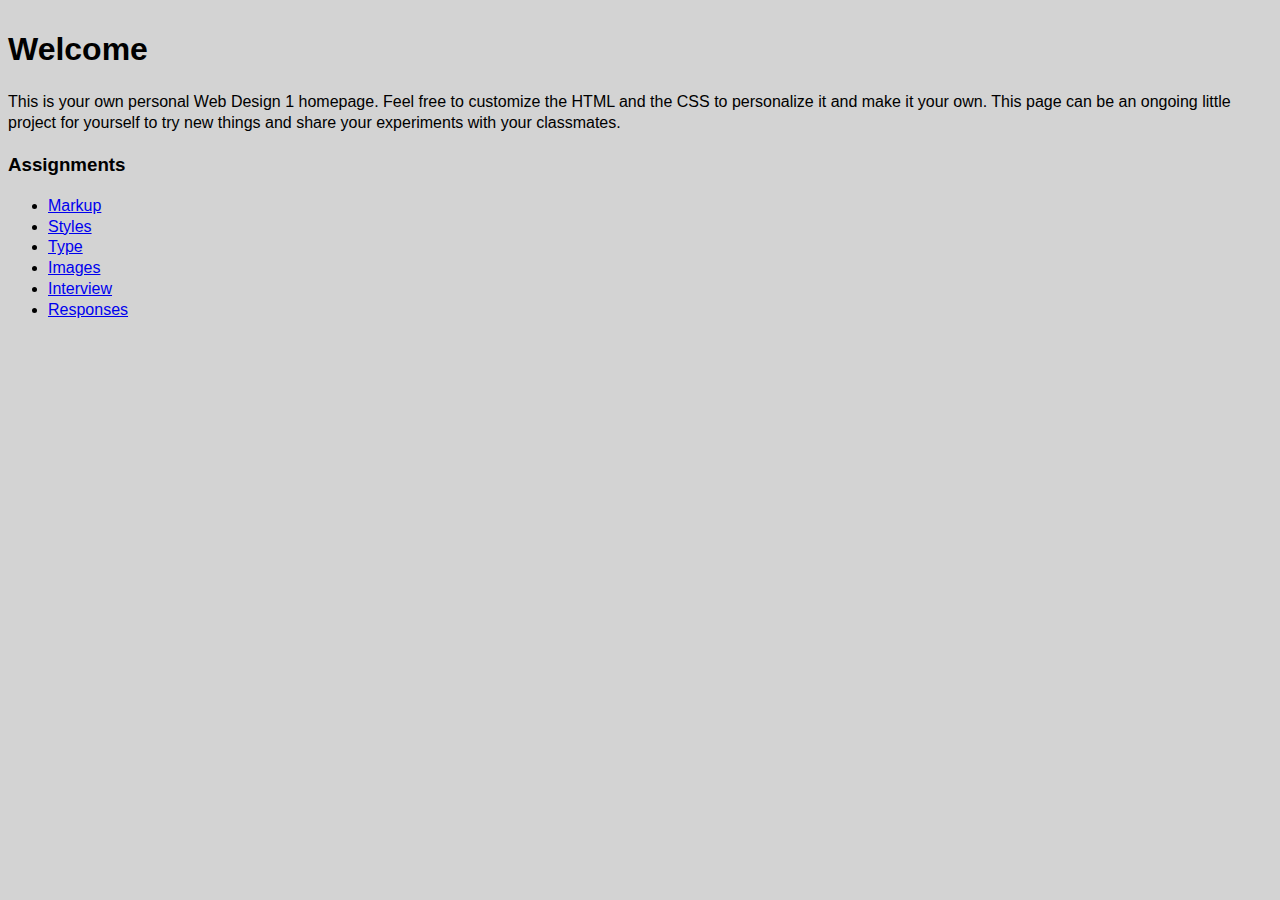
<file: index.html>
<!DOCTYPE html>
<head>
  <title>DSGN 1374</title>
  <link href="styles.css" rel="stylesheet">
</head>
<body>

  <h1>Welcome</h1>

  <p>This is your own personal Web Design 1 homepage. Feel free to customize the HTML and the CSS to personalize it and make it your own. This page can be an ongoing little project for yourself to try new things and share your experiments with your classmates.</p>

  <h3>Assignments</h3>
  <ul>
    <li>
      <a href="markup/index.html">Markup</a>
    </li>
    <li>
      <a href="styles/index.html">Styles</a>
    </li>
    <li>
      <a href="type/index.html">Type</a>
    </li>
    <li>
      <a href="images/index.html">Images</a>
    </li>
    <li>
      <a href="interview/index.html">Interview</a>
    </li>
    <li>
      <a href="responses/index.html">Responses</a>
    </li>
  </ul>

</body>
</file>
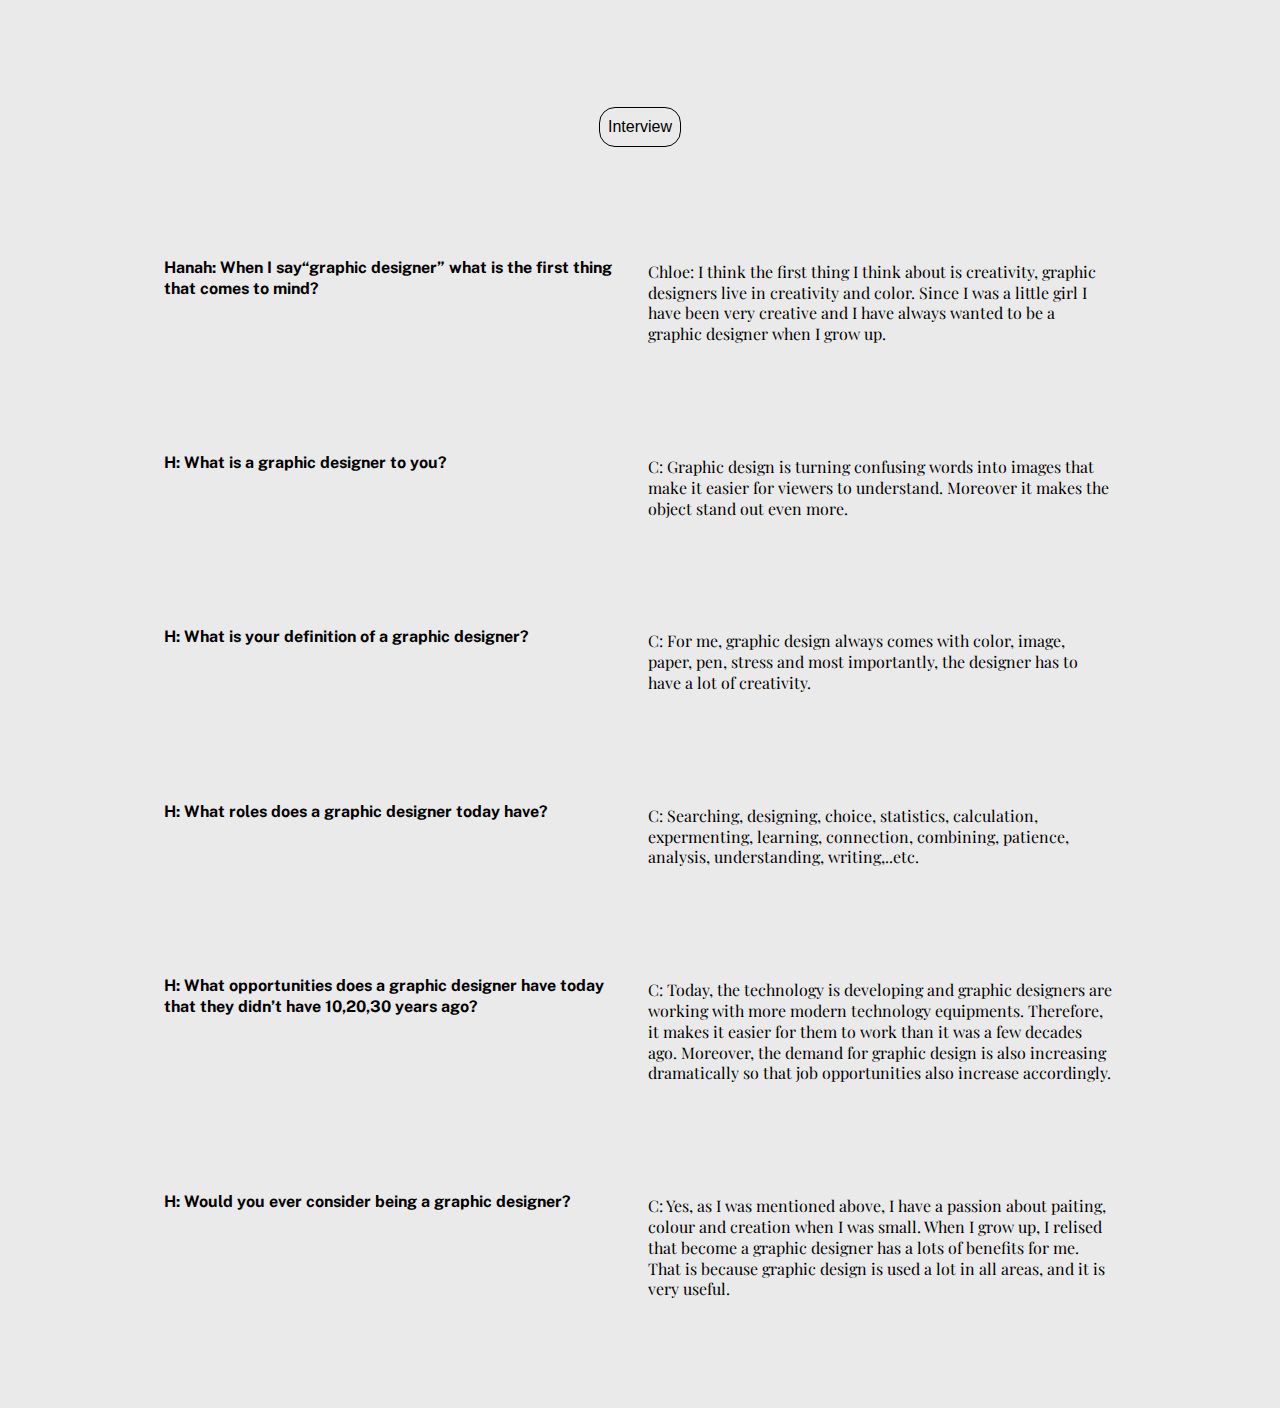
<file: interview/index.html>
<!DOCTYPE html>
<head>
	<title>Interview</title>
	<link rel="stylesheet" href="style.css">
	<meta name="viewport" content="width=device-width">
	<link rel="preconnect" href="https://fonts.gstatic.com">
<link href="https://fonts.googleapis.com/css2?family=Playfair+Display&family=Public+Sans&display=swap" rel="stylesheet">
</head>
<body>
	<main>

        <header>
        	<h1>Interview</h1>
        </header>

		<div class="container">

			<div class="q">
				<h2>Hanah: When I say“graphic designer” what is the first thing that comes to mind?</h2>
			</div>
			<div class="a">
				<p>Chloe: I think the first thing I think about is creativity, graphic designers live in creativity and color. Since I was a little girl I have been very creative and I have always wanted to be a graphic designer when I grow up.</p>
			</div>

			<div class="q">
				<h2>H: What is a graphic designer to you?</h2>
			</div>
			<div class="a">
				<p>C: Graphic design is turning confusing words into images that make it easier for viewers to understand. Moreover it makes the object stand out even more.</p>
			</div>

			<div class="q">
				<h2>H: What is your definition of a graphic designer?</h2>
			</div>
			<div class="a">
				<p>C: For me, graphic design always comes with color, image, paper, pen, stress and most importantly, the designer has to have a lot of creativity. </p>
			</div>

			<div class="q">
				<h2>H: What roles does a graphic designer today have?</h2>
			</div>
			<div class="a">
				<p>C: Searching, designing, choice, statistics, calculation, expermenting, learning, connection, combining, patience, analysis, understanding, writing,..etc.</p>
			</div>

			<div class="q">
				<h2>H: What opportunities does a graphic designer have today that they didn’t have 10,20,30 years ago?</h2>
			</div>
			<div class="a">
				<p>C: Today, the technology is developing and graphic designers are working with more modern technology equipments. Therefore, it makes it easier for them to work than it was a few decades ago. Moreover, the demand for graphic design is also increasing dramatically so that job opportunities also increase accordingly.</p>
			</div>

			<div class="q">
				<h2>H: Would you ever consider being a graphic designer?</h2>
			</div>
			<div class="a">
				<p>C: Yes, as I was mentioned above, I have a passion about paiting, colour and creation when I was small. When I grow up, I relised that become a graphic designer has a lots of benefits for me. That is because graphic design is used a lot in all areas, and it is very useful.</p>
			</div>


		</div>
	</main>
</body>
</file>
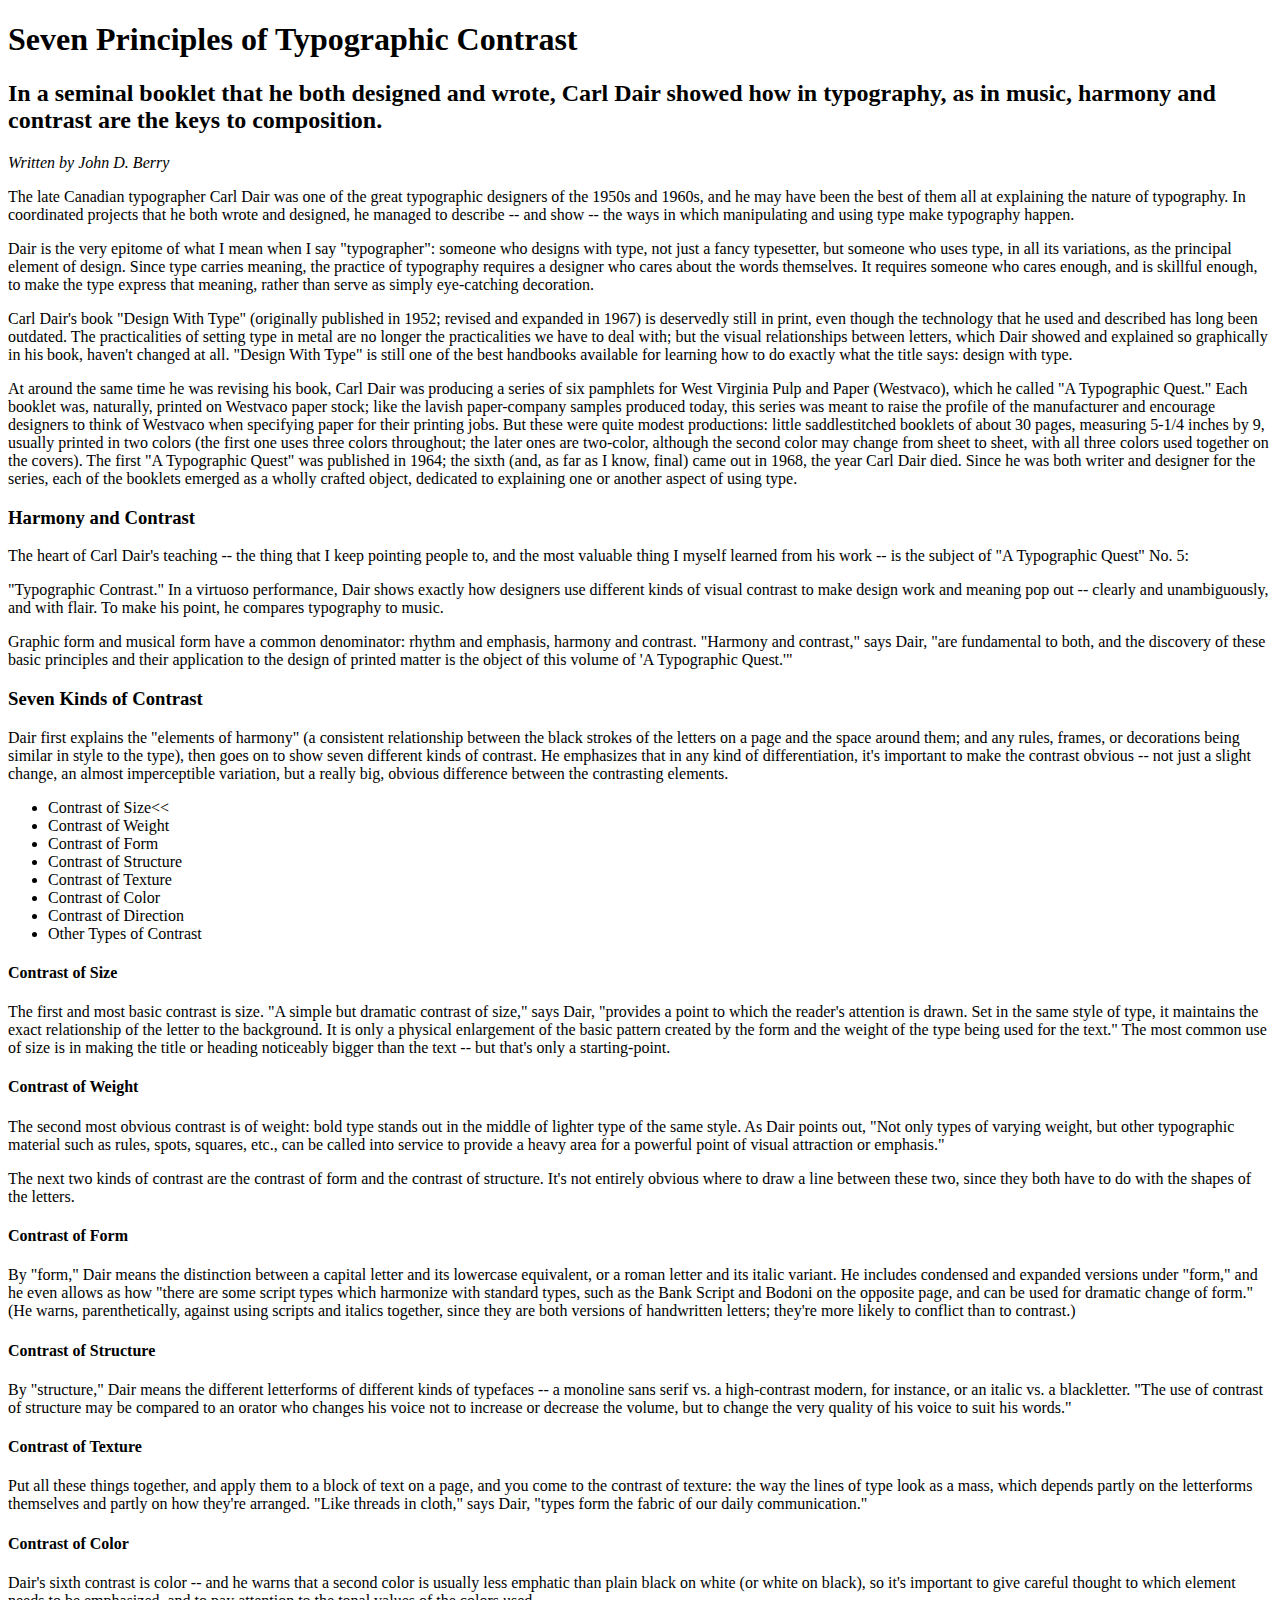
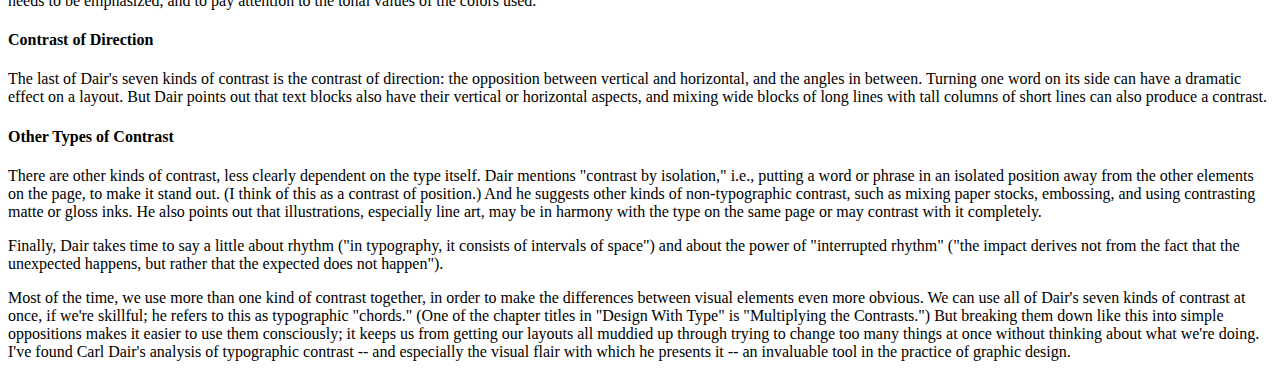
<file: markup/index.html>
<!DOCTYPE html>
<head>
	<title>Seven Principles of Typographic Contrast</title>
<head>
<body>

		<h1>Seven Principles of Typographic Contrast</h1>

		<h2>In a seminal booklet that he both designed and wrote, Carl Dair showed how in typography, as in music, harmony and contrast are the keys to composition.</h2>

		<em>Written by John D. Berry</em>

		<p>The late Canadian typographer Carl Dair was one of the great typographic designers of the 1950s and 1960s, and he may have been the best of them all at explaining the nature of typography. In coordinated projects that he both wrote and designed, he managed to describe -- and show -- the ways in which manipulating and using type make typography happen.</p>

		<p>Dair is the very epitome of what I mean when I say "typographer": someone who designs with type, not just a fancy typesetter, but someone who uses type, in all its variations, as the principal element of design. Since type carries meaning, the practice of typography requires a designer who cares about the words themselves. It requires someone who cares enough, and is skillful enough, to make the type express that meaning, rather than serve as simply eye-catching decoration.</p>

		<p>Carl Dair's book "Design With Type" (originally published in 1952; revised and expanded in 1967) is deservedly still in print, even though the technology that he used and described has long been outdated. The practicalities of setting type in metal are no longer the practicalities we have to deal with; but the visual relationships between letters, which Dair showed and explained so graphically in his book, haven't changed at all. "Design With Type" is still one of the best handbooks available for learning how to do exactly what the title says: design with type.</p>

		<p>At around the same time he was revising his book, Carl Dair was producing a series of six pamphlets for West Virginia Pulp and Paper (Westvaco), which he called "A Typographic Quest." Each booklet was, naturally, printed on Westvaco paper stock; like the lavish paper-company samples produced today, this series was meant to raise the profile of the manufacturer and encourage designers to think of Westvaco when specifying paper for their printing jobs. But these were quite modest productions: little saddlestitched booklets of about 30 pages, measuring 5-1/4 inches by 9, usually printed in two colors (the first one uses three colors throughout; the later ones are two-color, although the second color may change from sheet to sheet, with all three colors used together on the covers). The first "A Typographic Quest" was published in 1964; the sixth (and, as far as I know, final) came out in 1968, the year Carl Dair died. Since he was both writer and designer for the series, each of the booklets emerged as a wholly crafted object, dedicated to explaining one or another aspect of using type.</p>

		<h3>Harmony and Contrast</h3>

		<p>The heart of Carl Dair's teaching -- the thing that I keep pointing people to, and the most valuable thing I myself learned from his work -- is the subject of "A Typographic Quest" No. 5:</p>

		<p>"Typographic Contrast." In a virtuoso performance, Dair shows exactly how designers use different kinds of visual contrast to make design work and meaning pop out -- clearly and unambiguously, and with flair. To make his point, he compares typography to music.</p>

		<p>Graphic form and musical form have a common denominator: rhythm and emphasis, harmony and contrast. "Harmony and contrast," says Dair, "are fundamental to both, and the discovery of these basic principles and their application to the design of printed matter is the object of this volume of 'A Typographic Quest.'"</p>

		<h3>Seven Kinds of Contrast</h3>

		<p>Dair first explains the "elements of harmony" (a consistent relationship between the black strokes of the letters on a page and the space around them; and any rules, frames, or decorations being similar in style to the type), then goes on to show seven different kinds of contrast. He emphasizes that in any kind of differentiation, it's important to make the contrast obvious -- not just a slight change, an almost imperceptible variation, but a really big, obvious difference between the contrasting elements.</p>

		<ul>
			<li>Contrast of Size<<</li>
			<li>Contrast of Weight</li>
			<li>Contrast of Form</li>
			<li>Contrast of Structure</li>
			<li>Contrast of Texture</li>
			<li>Contrast of Color</li>
			<li>Contrast of Direction</li>
			<li>Other Types of Contrast</li>
		</ul>
		

		<h4>Contrast of Size</h4>

		<p>The first and most basic contrast is size. "A simple but dramatic contrast of size," says Dair, "provides a point to which the reader's attention is drawn. Set in the same style of type, it maintains the exact relationship of the letter to the background. It is only a physical enlargement of the basic pattern created by the form and the weight of the type being used for the text." The most common use of size is in making the title or heading noticeably bigger than the text -- but that's only a starting-point.</p>

		<h4>Contrast of Weight</h4>

		<p>The second most obvious contrast is of weight: bold type stands out in the middle of lighter type of the same style. As Dair points out, "Not only types of varying weight, but other typographic material such as rules, spots, squares, etc., can be called into service to provide a heavy area for a powerful point of visual attraction or emphasis."</p>

		<p>The next two kinds of contrast are the contrast of form and the contrast of structure. It's not entirely obvious where to draw a line between these two, since they both have to do with the shapes of the letters.<p>

		<h4>Contrast of Form</h4>

		<p>By "form," Dair means the distinction between a capital letter and its lowercase equivalent, or a roman letter and its italic variant. He includes condensed and expanded versions under "form," and he even allows as how "there are some script types which harmonize with standard types, such as the Bank Script and Bodoni on the opposite page, and can be used for dramatic change of form." (He warns, parenthetically, against using scripts and italics together, since they are both versions of handwritten letters; they're more likely to conflict than to contrast.)</p>

		<h4>Contrast of Structure</h4>

		<p>By "structure," Dair means the different letterforms of different kinds of typefaces -- a monoline sans serif vs. a high-contrast modern, for instance, or an italic vs. a blackletter. "The use of contrast of structure may be compared to an orator who changes his voice not to increase or decrease the volume, but to change the very quality of his voice to suit his words."</p>

		<h4>Contrast of Texture</h4>

		<p>Put all these things together, and apply them to a block of text on a page, and you come to the contrast of texture: the way the lines of type look as a mass, which depends partly on the letterforms themselves and partly on how they're arranged. "Like threads in cloth," says Dair, "types form the fabric of our daily communication."</p>

		<h4>Contrast of Color</h4>

		<p>Dair's sixth contrast is color -- and he warns that a second color is usually less emphatic than plain black on white (or white on black), so it's important to give careful thought to which element needs to be emphasized, and to pay attention to the tonal values of the colors used.</p>

		<h4>Contrast of Direction</h4>

		<p>The last of Dair's seven kinds of contrast is the contrast of direction: the opposition between vertical and horizontal, and the angles in between. Turning one word on its side can have a dramatic effect on a layout. But Dair points out that text blocks also have their vertical or horizontal aspects, and mixing wide blocks of long lines with tall columns of short lines can also produce a contrast.</p>

		<h4>Other Types of Contrast</h4>

		<p>There are other kinds of contrast, less clearly dependent on the type itself. Dair mentions "contrast by isolation," i.e., putting a word or phrase in an isolated position away from the other elements on the page, to make it stand out. (I think of this as a contrast of position.) And he suggests other kinds of non-typographic contrast, such as mixing paper stocks, embossing, and using contrasting matte or gloss inks. He also points out that illustrations, especially line art, may be in harmony with the type on the same page or may contrast with it completely.</p>

		<p>Finally, Dair takes time to say a little about rhythm ("in typography, it consists of intervals of space") and about the power of "interrupted rhythm" ("the impact derives not from the fact that the unexpected happens, but rather that the expected does not happen").</p>

		<p>Most of the time, we use more than one kind of contrast together, in order to make the differences between visual elements even more obvious. We can use all of Dair's seven kinds of contrast at once, if we're skillful; he refers to this as typographic "chords." (One of the chapter titles in "Design With Type" is "Multiplying the Contrasts.") But breaking them down like this into simple oppositions makes it easier to use them consciously; it keeps us from getting our layouts all muddied up through trying to change too many things at once without thinking about what we're doing. I've found Carl Dair's analysis of typographic contrast -- and especially the visual flair with which he presents it -- an invaluable tool in the practice of graphic design.</p>
</file>
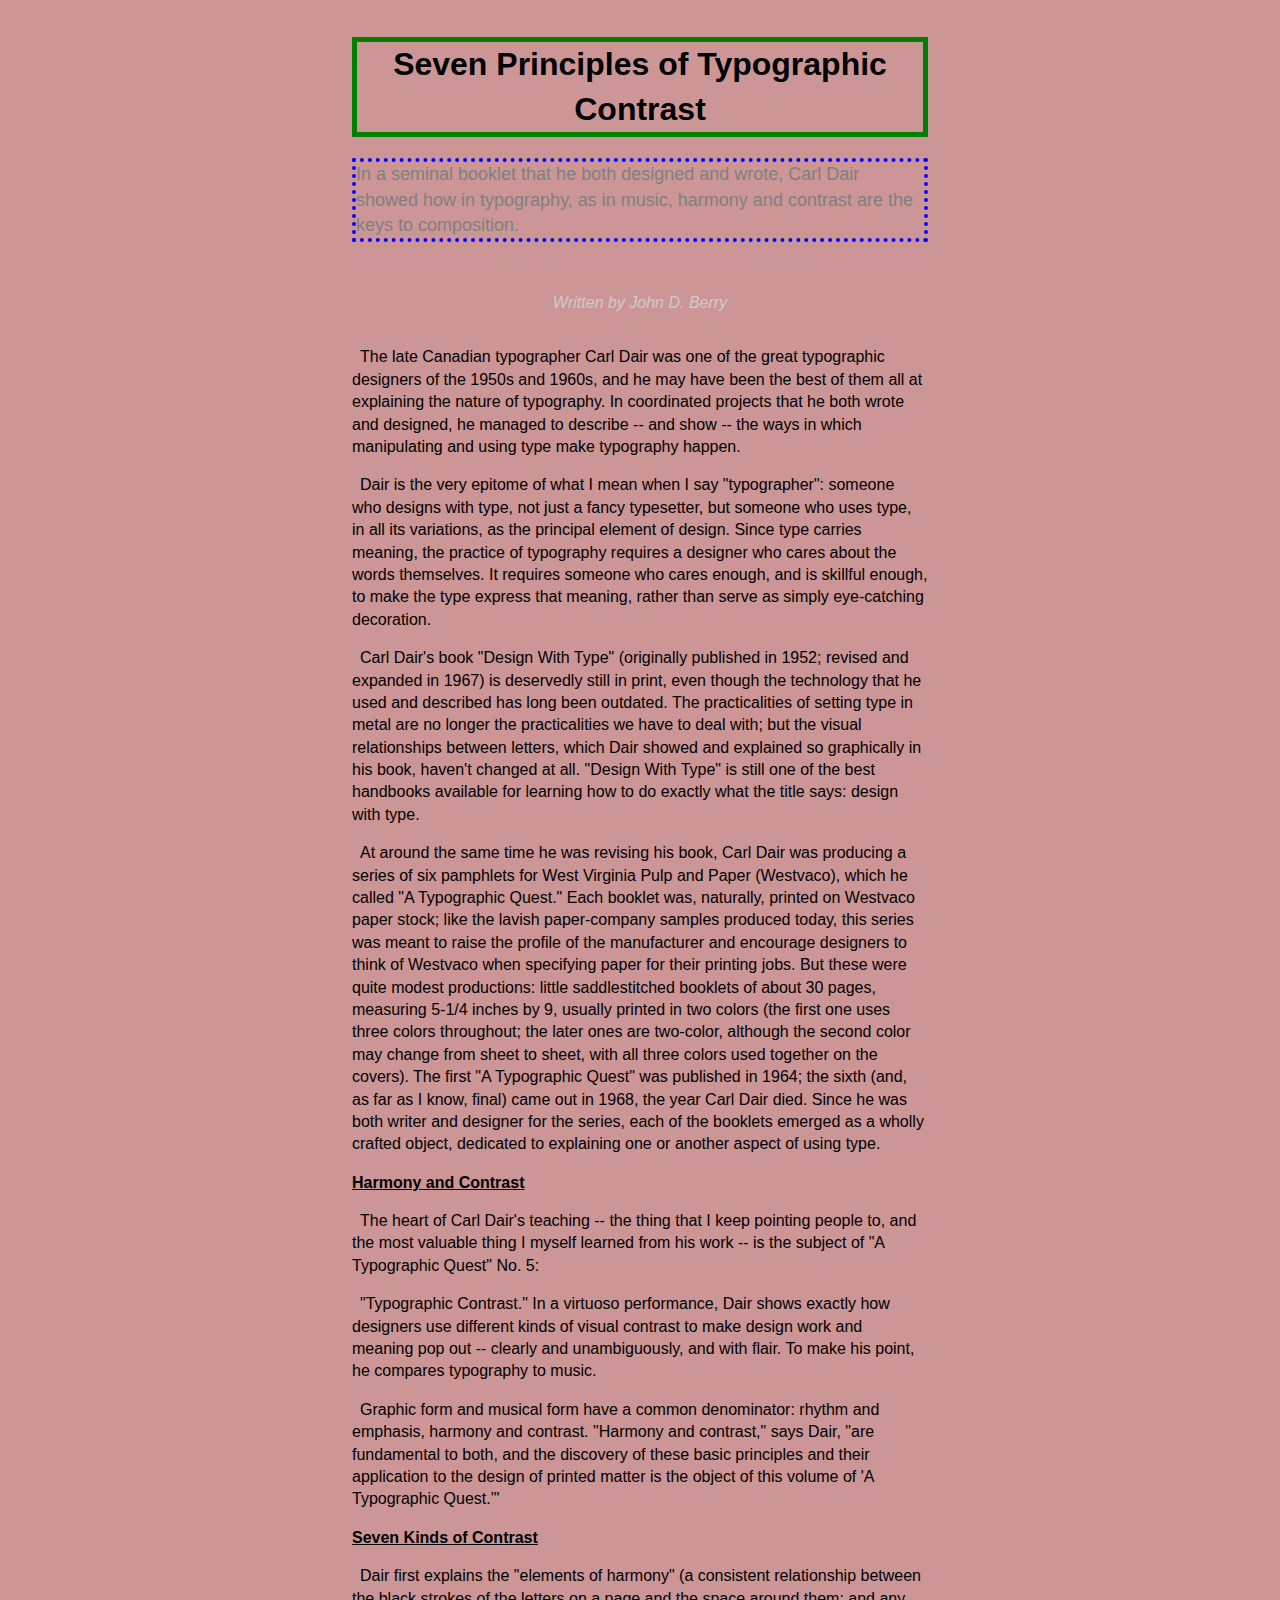
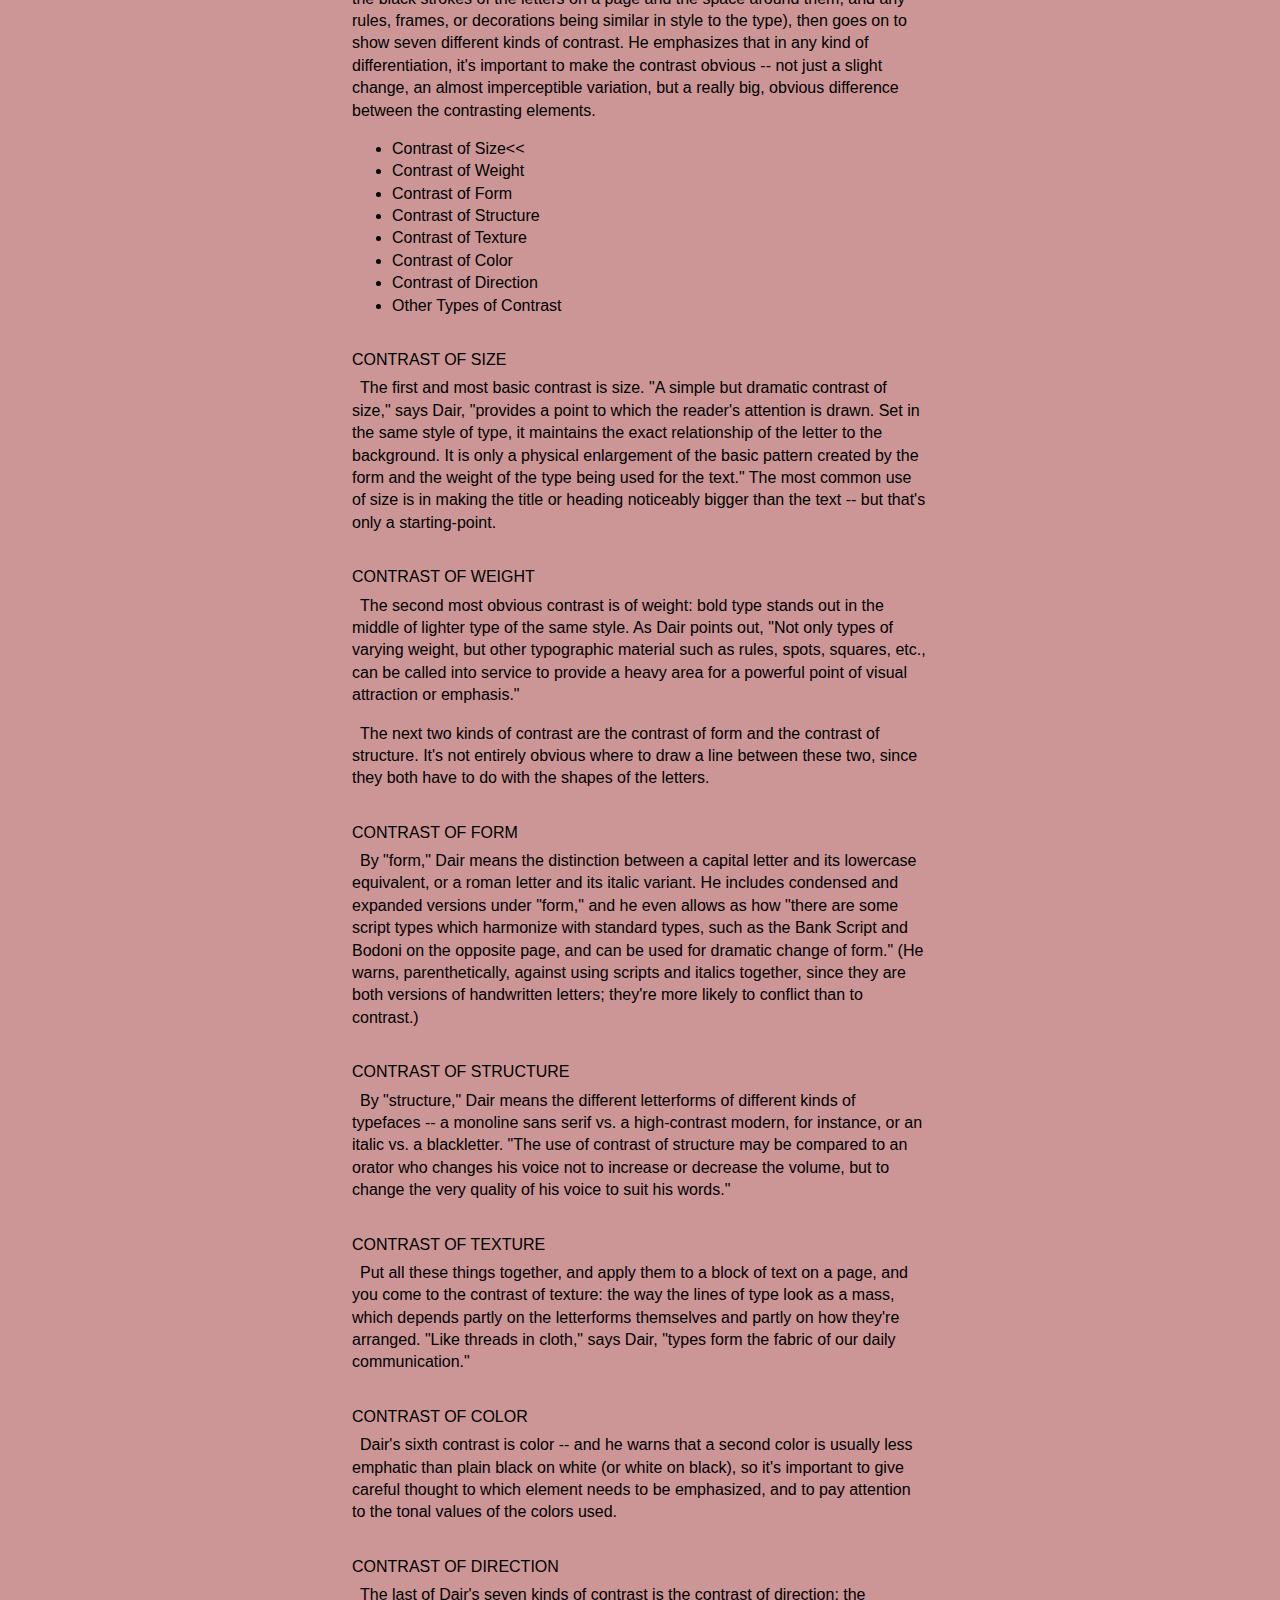
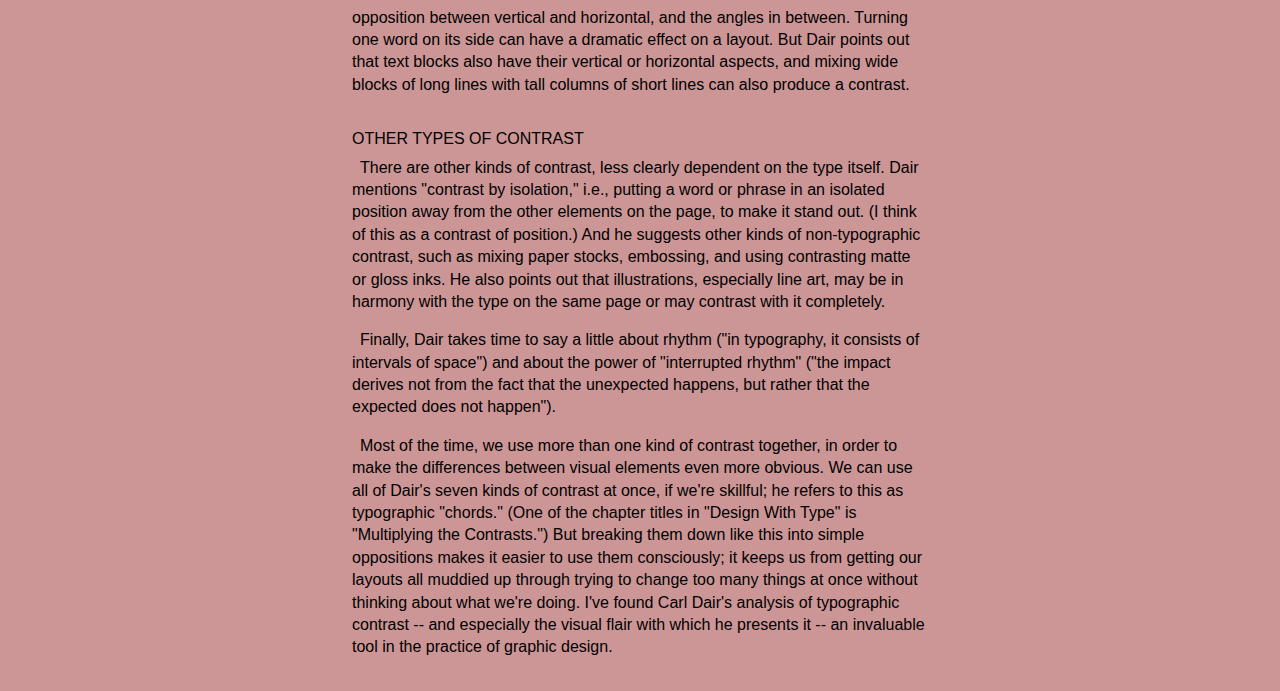
<file: styles/index.html>
<!DOCTYPE html>
<head>
	<title>Seven Principles of Typographic Contrast</title>
	<link rel="stylesheet" href="style.css">
<head>
<body>

		<h1>Seven Principles of Typographic Contrast</h1>

		<h2>In a seminal booklet that he both designed and wrote, Carl Dair showed how in typography, as in music, harmony and contrast are the keys to composition.</h2>

		<em>Written by John D. Berry</em>

		<p>The late Canadian typographer Carl Dair was one of the great typographic designers of the 1950s and 1960s, and he may have been the best of them all at explaining the nature of typography. In coordinated projects that he both wrote and designed, he managed to describe -- and show -- the ways in which manipulating and using type make typography happen.</p>

		<p>Dair is the very epitome of what I mean when I say "typographer": someone who designs with type, not just a fancy typesetter, but someone who uses type, in all its variations, as the principal element of design. Since type carries meaning, the practice of typography requires a designer who cares about the words themselves. It requires someone who cares enough, and is skillful enough, to make the type express that meaning, rather than serve as simply eye-catching decoration.</p>

		<p>Carl Dair's book "Design With Type" (originally published in 1952; revised and expanded in 1967) is deservedly still in print, even though the technology that he used and described has long been outdated. The practicalities of setting type in metal are no longer the practicalities we have to deal with; but the visual relationships between letters, which Dair showed and explained so graphically in his book, haven't changed at all. "Design With Type" is still one of the best handbooks available for learning how to do exactly what the title says: design with type.</p>

		<p>At around the same time he was revising his book, Carl Dair was producing a series of six pamphlets for West Virginia Pulp and Paper (Westvaco), which he called "A Typographic Quest." Each booklet was, naturally, printed on Westvaco paper stock; like the lavish paper-company samples produced today, this series was meant to raise the profile of the manufacturer and encourage designers to think of Westvaco when specifying paper for their printing jobs. But these were quite modest productions: little saddlestitched booklets of about 30 pages, measuring 5-1/4 inches by 9, usually printed in two colors (the first one uses three colors throughout; the later ones are two-color, although the second color may change from sheet to sheet, with all three colors used together on the covers). The first "A Typographic Quest" was published in 1964; the sixth (and, as far as I know, final) came out in 1968, the year Carl Dair died. Since he was both writer and designer for the series, each of the booklets emerged as a wholly crafted object, dedicated to explaining one or another aspect of using type.</p>

		<h3>Harmony and Contrast</h3>

		<p>The heart of Carl Dair's teaching -- the thing that I keep pointing people to, and the most valuable thing I myself learned from his work -- is the subject of "A Typographic Quest" No. 5:</p>

		<p>"Typographic Contrast." In a virtuoso performance, Dair shows exactly how designers use different kinds of visual contrast to make design work and meaning pop out -- clearly and unambiguously, and with flair. To make his point, he compares typography to music.</p>

		<p>Graphic form and musical form have a common denominator: rhythm and emphasis, harmony and contrast. "Harmony and contrast," says Dair, "are fundamental to both, and the discovery of these basic principles and their application to the design of printed matter is the object of this volume of 'A Typographic Quest.'"</p>

		<h3>Seven Kinds of Contrast</h3>

		<p>Dair first explains the "elements of harmony" (a consistent relationship between the black strokes of the letters on a page and the space around them; and any rules, frames, or decorations being similar in style to the type), then goes on to show seven different kinds of contrast. He emphasizes that in any kind of differentiation, it's important to make the contrast obvious -- not just a slight change, an almost imperceptible variation, but a really big, obvious difference between the contrasting elements.</p>

		<ul>
			<li>Contrast of Size<<</li>
			<li>Contrast of Weight</li>
			<li>Contrast of Form</li>
			<li>Contrast of Structure</li>
			<li>Contrast of Texture</li>
			<li>Contrast of Color</li>
			<li>Contrast of Direction</li>
			<li>Other Types of Contrast</li>
		</ul>
		

		<h4>Contrast of Size</h4>

		<p>The first and most basic contrast is size. "A simple but dramatic contrast of size," says Dair, "provides a point to which the reader's attention is drawn. Set in the same style of type, it maintains the exact relationship of the letter to the background. It is only a physical enlargement of the basic pattern created by the form and the weight of the type being used for the text." The most common use of size is in making the title or heading noticeably bigger than the text -- but that's only a starting-point.</p>

		<h4>Contrast of Weight</h4>

		<p>The second most obvious contrast is of weight: bold type stands out in the middle of lighter type of the same style. As Dair points out, "Not only types of varying weight, but other typographic material such as rules, spots, squares, etc., can be called into service to provide a heavy area for a powerful point of visual attraction or emphasis."</p>

		<p>The next two kinds of contrast are the contrast of form and the contrast of structure. It's not entirely obvious where to draw a line between these two, since they both have to do with the shapes of the letters.<p>

		<h4>Contrast of Form</h4>

		<p>By "form," Dair means the distinction between a capital letter and its lowercase equivalent, or a roman letter and its italic variant. He includes condensed and expanded versions under "form," and he even allows as how "there are some script types which harmonize with standard types, such as the Bank Script and Bodoni on the opposite page, and can be used for dramatic change of form." (He warns, parenthetically, against using scripts and italics together, since they are both versions of handwritten letters; they're more likely to conflict than to contrast.)</p>

		<h4>Contrast of Structure</h4>

		<p>By "structure," Dair means the different letterforms of different kinds of typefaces -- a monoline sans serif vs. a high-contrast modern, for instance, or an italic vs. a blackletter. "The use of contrast of structure may be compared to an orator who changes his voice not to increase or decrease the volume, but to change the very quality of his voice to suit his words."</p>

		<h4>Contrast of Texture</h4>

		<p>Put all these things together, and apply them to a block of text on a page, and you come to the contrast of texture: the way the lines of type look as a mass, which depends partly on the letterforms themselves and partly on how they're arranged. "Like threads in cloth," says Dair, "types form the fabric of our daily communication."</p>

		<h4>Contrast of Color</h4>

		<p>Dair's sixth contrast is color -- and he warns that a second color is usually less emphatic than plain black on white (or white on black), so it's important to give careful thought to which element needs to be emphasized, and to pay attention to the tonal values of the colors used.</p>

		<h4>Contrast of Direction</h4>

		<p>The last of Dair's seven kinds of contrast is the contrast of direction: the opposition between vertical and horizontal, and the angles in between. Turning one word on its side can have a dramatic effect on a layout. But Dair points out that text blocks also have their vertical or horizontal aspects, and mixing wide blocks of long lines with tall columns of short lines can also produce a contrast.</p>

		<h4>Other Types of Contrast</h4>

		<p>There are other kinds of contrast, less clearly dependent on the type itself. Dair mentions "contrast by isolation," i.e., putting a word or phrase in an isolated position away from the other elements on the page, to make it stand out. (I think of this as a contrast of position.) And he suggests other kinds of non-typographic contrast, such as mixing paper stocks, embossing, and using contrasting matte or gloss inks. He also points out that illustrations, especially line art, may be in harmony with the type on the same page or may contrast with it completely.</p>

		<p>Finally, Dair takes time to say a little about rhythm ("in typography, it consists of intervals of space") and about the power of "interrupted rhythm" ("the impact derives not from the fact that the unexpected happens, but rather that the expected does not happen").</p>

		<p>Most of the time, we use more than one kind of contrast together, in order to make the differences between visual elements even more obvious. We can use all of Dair's seven kinds of contrast at once, if we're skillful; he refers to this as typographic "chords." (One of the chapter titles in "Design With Type" is "Multiplying the Contrasts.") But breaking them down like this into simple oppositions makes it easier to use them consciously; it keeps us from getting our layouts all muddied up through trying to change too many things at once without thinking about what we're doing. I've found Carl Dair's analysis of typographic contrast -- and especially the visual flair with which he presents it -- an invaluable tool in the practice of graphic design.</p>

		<body>
</file>
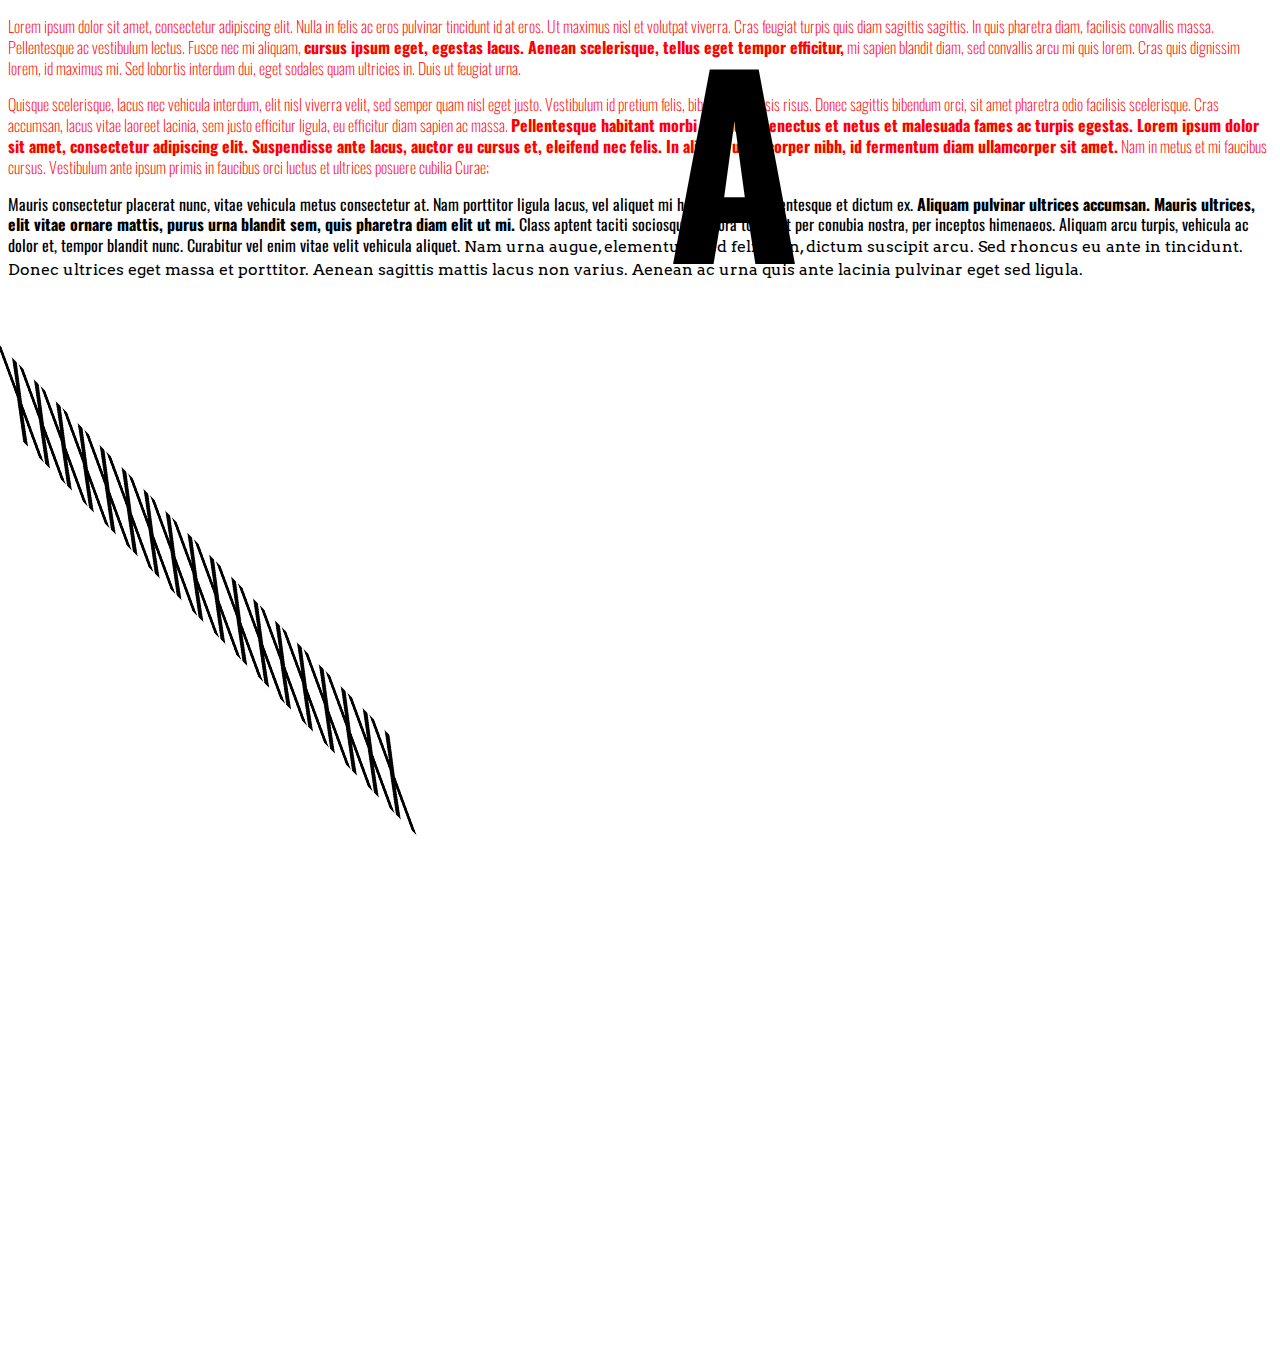
<file: type/index.html>
<!DOCTYPE html>
<head>
	<title>Type</title>
	<link rel="stylesheet" href="styles.css">
    <link href="https://fonts.googleapis.com/css2?family=Arvo:ital@1&family=Oswald:wght@200;400;700&display=swap" rel="stylesheet">
</head>
<body>
	<main>
         <p class="cool">Lorem ipsum dolor sit amet, consectetur adipiscing elit. Nulla in felis ac eros pulvinar tincidunt id at eros. Ut maximus nisl et volutpat viverra. Cras feugiat turpis quis diam sagittis sagittis. In quis pharetra diam, facilisis convallis massa. Pellentesque ac vestibulum lectus. Fusce nec mi aliquam, <span class="ugggh">cursus ipsum eget, egestas lacus. Aenean scelerisque, tellus eget tempor efficitur,</span> mi sapien blandit diam, sed convallis arcu mi quis lorem. Cras quis dignissim lorem, id maximus mi. Sed lobortis interdum dui, eget sodales quam ultricies in. Duis ut feugiat urna.</p>

		<p class="cool">Quisque scelerisque, lacus nec vehicula interdum, elit nisl viverra velit, sed semper quam nisl eget justo. Vestibulum id pretium felis, bibendum facilisis risus. Donec sagittis bibendum orci, sit amet pharetra odio facilisis scelerisque. Cras accumsan, lacus vitae laoreet lacinia, sem justo efficitur ligula, eu efficitur diam sapien ac massa. <span class="ugggh">Pellentesque habitant morbi tristique senectus et netus et malesuada fames ac turpis egestas. Lorem ipsum dolor sit amet, consectetur adipiscing elit. Suspendisse ante lacus, auctor eu cursus et, eleifend nec felis. In aliquet ullamcorper nibh, id fermentum diam ullamcorper sit amet.</span> Nam in metus et mi faucibus cursus. Vestibulum ante ipsum primis in faucibus orci luctus et ultrices posuere cubilia Curae;</p>

		<p>Mauris consectetur placerat nunc, vitae vehicula metus consectetur at. Nam porttitor ligula lacus, vel aliquet mi hendrerit ac. Pellentesque et dictum ex. <span class="ugggh">Aliquam pulvinar ultrices accumsan. Mauris ultrices, elit vitae ornare mattis, purus urna blandit sem, quis pharetra diam elit ut mi.</span> Class aptent taciti sociosqu ad litora torquent per conubia nostra, per inceptos himenaeos. Aliquam arcu turpis, vehicula ac dolor et, tempor blandit nunc. Curabitur vel enim vitae velit vehicula aliquet. <span class="other-font">Nam urna augue, elementum sed felis non, dictum suscipit arcu. Sed rhoncus eu ante in tincidunt. Donec ultrices eget massa et porttitor. Aenean sagittis mattis lacus non varius. Aenean ac urna quis ante lacinia pulvinar eget sed ligula.</span></p>
	
	<h1>A</h1>
	<p class="angled-text">XXXXXXXXXXXXXXXXXX</p>



	</main>
</body>
</file>
<file: styles.css>
* {
  box-sizing: border-box;
}
body {
  font-size: 16px;
  font-weight: normal;
  line-height: 1.3;
  max-width: 100%;
  margin: 0;
  padding: 0.5em;
  background: lightgrey;
  color: black;
  font-family: helvetica, arial, roboto, sans-serif;
}
</file>
<file: interview/style.css>
/* Interview */

* {
	box-sizing: border-box;
}

body {
	background-color: #eaeaea;
	color: black;
	font-family: Helvetica, Arial, sans-serif;
	font-weight: normal;
	line-height: 1.4;
	font-size: 16px;
	margin: 0.25em;
}


.container {
    display: grid;
    grid-template-columns: 100%;
}

@media (min-width: 40em) {
	.container {
		grid-template-columns: 50% 50%;
	}
}


.q {
    font-family: 'Public Sans', sans-serif;
    padding: 0.25em;
}

.a {
    font-family: 'Playfair Display', serif;
    padding: 0.5em;
    margin-bottom: 5em;
}


h2, p {
	margin: 0 0 1em 0;
	font-size: 1em;
	padding: 0;
	line-height: 1.3;
	vertical-align: baseline;
}


main {
	max-width: 60em;
    margin-left: auto;
    margin-right: auto;
}

h1 {
	display: inline-block;
	font-size: 1em;
	font-weight: normal;
	border: 1px solid;
	padding: 0.5em;
	border-radius: 1em;
}

header {
    text-align: center;
    margin: 6em 0;
}
</file>
<file: styles/style.css>
body { 
    background-color: #cc9696;
    color: black;
    font-family: Helvetica, Arial, sans-serif;
    font-weight: normal;
    line-height: 1.4;
    font-size: 16px;
    max-width: 36em;
    margin-right: auto;
    margin-left: auto;
    padding: 8px;
}

h1 {
    text-align: center;
    font-weight: bold;
    font-size: 32px;
    border: 5px solid green;
}

h2 {
	color: grey;
	font-size: 18px;
	font-weight: normal;
	margin-bottom: 50px;
	border: 4px dotted blue;
}

h3 {
    font-size: 16px;
    font-weight: bold;
    text-decoration: underline;
}

h4 {
    text-transform: uppercase;
    font-size: 16px;
    font-weight: normal;
    margin-top: 32px;
    margin-bottom: 6px;
}

p {
	margin-top: 0;
	margin-bottom: 16px;
	text-indent: 8px;
}

em {
	color: #cccccc;
	display: block;
	margin-bottom: 32px;
	text-align: center;
}

ul {

}
</file>
<file: type/styles.css>
/* Type */

body {
	background-color: white;
	color: black;
	line-height: 1.3;
    font-size: 1em;
    font-family: 'Oswald', sans-serif;
    font-weight: 400;
}

.other-font {
	font-family: 'Arvo', serif;
}

.ugggh {
	font-weight: 700;
}

.cool {
    color: red;
    font-weight: 200;
}

h1 {
    font-size: 15em;
    position: fixed;
    margin: 0;
    top: 0;
    right: 2em;
}

.angled-text {
	transform: rotate(45deg) skewX(60deg);
	transform-origin: left;
	font-size: 4em
}
</file>
